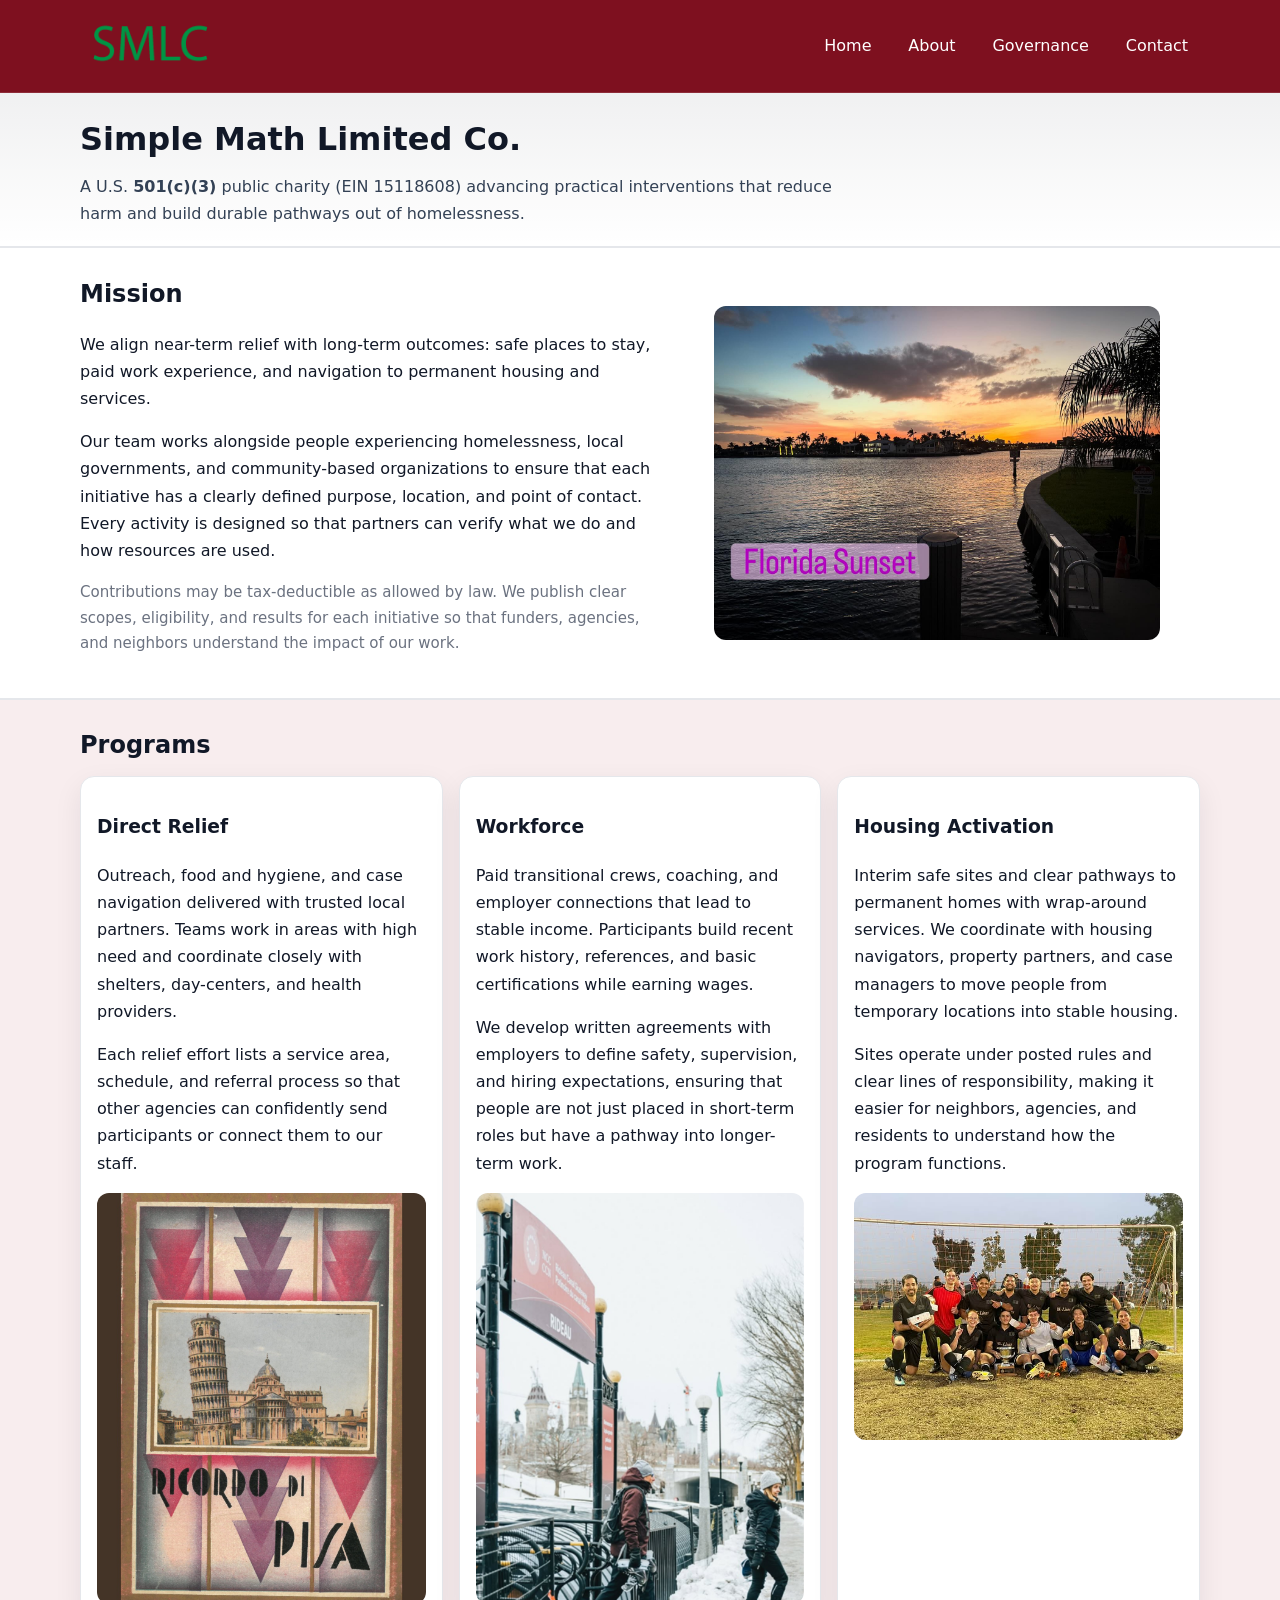
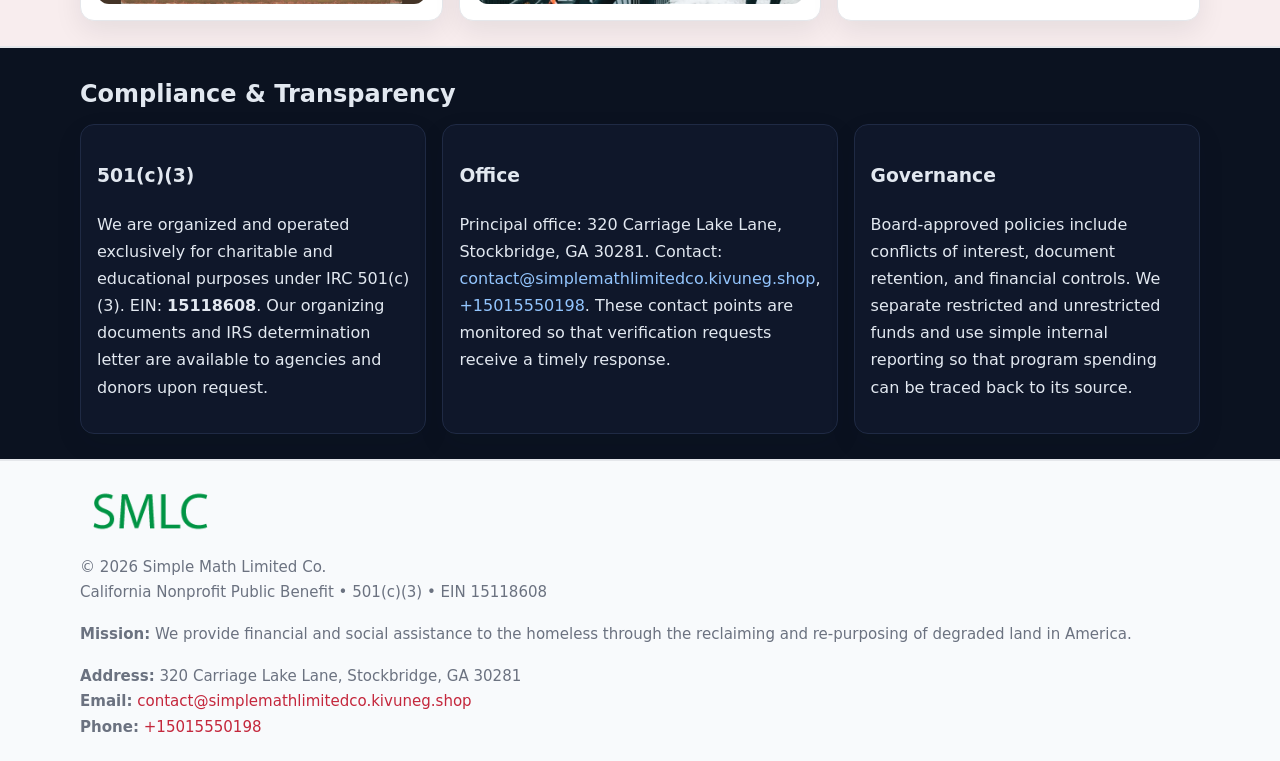
<file: index.html>
<!doctype html>
<html lang="en">
<head>
<meta charset="utf-8"/><meta name="viewport" content="width=device-width,initial-scale=1"/>
<title>Simple Math Limited Co. – Nonprofit • 2025</title>
<link rel="stylesheet" href="assets/styles.css"/><link rel="icon" href="images/logo.png">
<meta name="data-ein" content="15118608"><meta name="data-name" content="Simple Math Limited Co.">
<meta name="data-email" content="contact@simplemathlimitedco.kivuneg.shop"><meta name="data-phone" content="+15015550198">
<meta name="data-address" content="320 Carriage Lake Lane, Stockbridge, GA 30281"><meta name="data-map" content="320+Carriage+Lake+Lane,+Stockbridge,+GA+30281">
  <meta name="description" content="Our nonprofit strengthens the community with programs focused on community services, education, and direct relief.">
</head>
<body>
<div style="position:absolute;left:-9999px;top:-9999px;opacity:0" data-uniq="{{UNIQUE_BLOB}}">
  <span>Our nonprofit strengthens the community with programs focused on community services, education, and direct relief.</span><svg width="12" height="12" viewBox="0 0 12 12" xmlns="http://www.w3.org/2000/svg"><circle cx="6" cy="6" r="5" fill="#0f766e"/></svg><img src="images/about.jpg" width="1" height="1" alt="" loading="lazy"/>
</div>

<header>
  <div class="header-wrap">
    <a href="index.html"><img src="images/logo.png" alt="Simple Math Limited Co. logo" style="width:140px"></a>
    <nav><a class="active" href="index.html">Home</a><a href="about.html">About</a><a href="governance.html">Governance</a><a href="contact.html">Contact</a></nav>
  </div>
</header>

<div class="tagline">
  <div class="container">
    <h1>Simple Math Limited Co.</h1>
    <p class="c72a95e200e">
      A U.S. <strong>501(c)(3)</strong> public charity (EIN 15118608) advancing practical interventions that
      reduce harm and build durable pathways out of homelessness.
    </p>
  </div>
</div>

<main>
  <section class="band">
    <div class="container cbf358b3578">
      <div>
        <h2>Mission</h2>
        <p>We align near-term relief with long-term outcomes: safe places to stay, paid work experience, and navigation to permanent housing and services.</p>
        <p>Our team works alongside people experiencing homelessness, local governments, and community-based organizations to ensure that each initiative has a clearly defined purpose, location, and point of contact. Every activity is designed so that partners can verify what we do and how resources are used.</p>
        <p class="small">Contributions may be tax-deductible as allowed by law. We publish clear scopes, eligibility, and results for each initiative so that funders, agencies, and neighbors understand the impact of our work.</p>
      </div>
      <figure><img src="images/hero.jpg" alt="Mission in action"></figure>
    </div>
  </section>

  <section class="band soft">
    <div class="container">
      <h2>Programs</h2>
      <div class="cards">
        <article class="c2a802f00d7">
          <h3>Direct Relief</h3>
          <p>Outreach, food and hygiene, and case navigation delivered with trusted local partners. Teams work in areas with high need and coordinate closely with shelters, day-centers, and health providers.</p>
          <p>Each relief effort lists a service area, schedule, and referral process so that other agencies can confidently send participants or connect them to our staff.</p>
          <img src="images/relief.jpg" alt="Direct relief program">
        </article>
        <article class="c2a802f00d7">
          <h3>Workforce</h3>
          <p>Paid transitional crews, coaching, and employer connections that lead to stable income. Participants build recent work history, references, and basic certifications while earning wages.</p>
          <p>We develop written agreements with employers to define safety, supervision, and hiring expectations, ensuring that people are not just placed in short-term roles but have a pathway into longer-term work.</p>
          <img src="images/jobs.jpg" alt="Workforce and job preparation">
        </article>
        <article class="c2a802f00d7">
          <h3>Housing Activation</h3>
          <p>Interim safe sites and clear pathways to permanent homes with wrap-around services. We coordinate with housing navigators, property partners, and case managers to move people from temporary locations into stable housing.</p>
          <p>Sites operate under posted rules and clear lines of responsibility, making it easier for neighbors, agencies, and residents to understand how the program functions.</p>
          <img src="images/land.jpg" alt="Housing activation and safe sites">
        </article>
      </div>
    </div>
  </section>

  <section class="band dark">
    <div class="container">
      <h2>Compliance & Transparency</h2>
      <div class="cards">
        <div class="c2a802f00d7 dark">
          <h3>501(c)(3)</h3>
          <p>We are organized and operated exclusively for charitable and educational purposes under IRC 501(c)(3). EIN: <strong>15118608</strong>. Our organizing documents and IRS determination letter are available to agencies and donors upon request.</p>
        </div>
        <div class="c2a802f00d7 dark">
          <h3>Office</h3>
          <p>Principal office: 320 Carriage Lake Lane, Stockbridge, GA 30281. Contact: <a href="mailto:contact@simplemathlimitedco.kivuneg.shop">contact@simplemathlimitedco.kivuneg.shop</a>, <a href="tel:+15015550198">+15015550198</a>. These contact points are monitored so that verification requests receive a timely response.</p>
        </div>
        <div class="c2a802f00d7 dark">
          <h3>Governance</h3>
          <p>Board-approved policies include conflicts of interest, document retention, and financial controls. We separate restricted and unrestricted funds and use simple internal reporting so that program spending can be traced back to its source.</p>
        </div>
      </div>
    </div>
  </section>

  <footer>
    <div class="container grid">
      <div><img src="images/logo.png" alt="" style="width:140px;margin-bottom:.6rem">
        <div class="small">© <span id="year"></span> Simple Math Limited Co.</div>
        <div class="small">California Nonprofit Public Benefit • 501(c)(3) • EIN 15118608</div>
      </div>
      <div><div class="small"><strong>Mission:</strong> We provide financial and social assistance to the homeless through the reclaiming and re-purposing of degraded land in America.</div></div>
      <div><div class="small"><strong>Address:</strong> 320 Carriage Lake Lane, Stockbridge, GA 30281<br><strong>Email:</strong> <a href="mailto:contact@simplemathlimitedco.kivuneg.shop">contact@simplemathlimitedco.kivuneg.shop</a><br><strong>Phone:</strong> <a href="tel:+15015550198">+15015550198</a></div></div>
    </div>
  </footer>
</main>

<!-- color/skin -->
<script>(function(){function g(n){const e=document.querySelector('meta[name="'+n+'"]');return e?e.content:''}
function h(s){let x=2166136261>>>0;for(let i=0;i<s.length;i++){x^=s.charCodeAt(i);x=(x*16777619)>>>0}return x>>>0}
let k=(g('data-ein')||'').replace(/\D+/g,'');if(!k)k=g('data-name')||location.hostname||'d';
const key=h(String(k)),H=key%360,S=55+(key%20),L=46;
const r=document.documentElement;r.style.setProperty('--brand',`hsl(${H} ${S}% ${L}%)`);
r.style.setProperty('--brand-ink',`hsl(${H} ${Math.min(95,S+10)}% ${Math.max(22,L-18)}%)`);
r.style.setProperty('--soft',`hsl(${H} ${Math.max(40,S-25)}% 95%)`);
const y=document.getElementById('year'); if(y) y.textContent=new Date().getFullYear();})();</script>
</body>
</html>
</file>
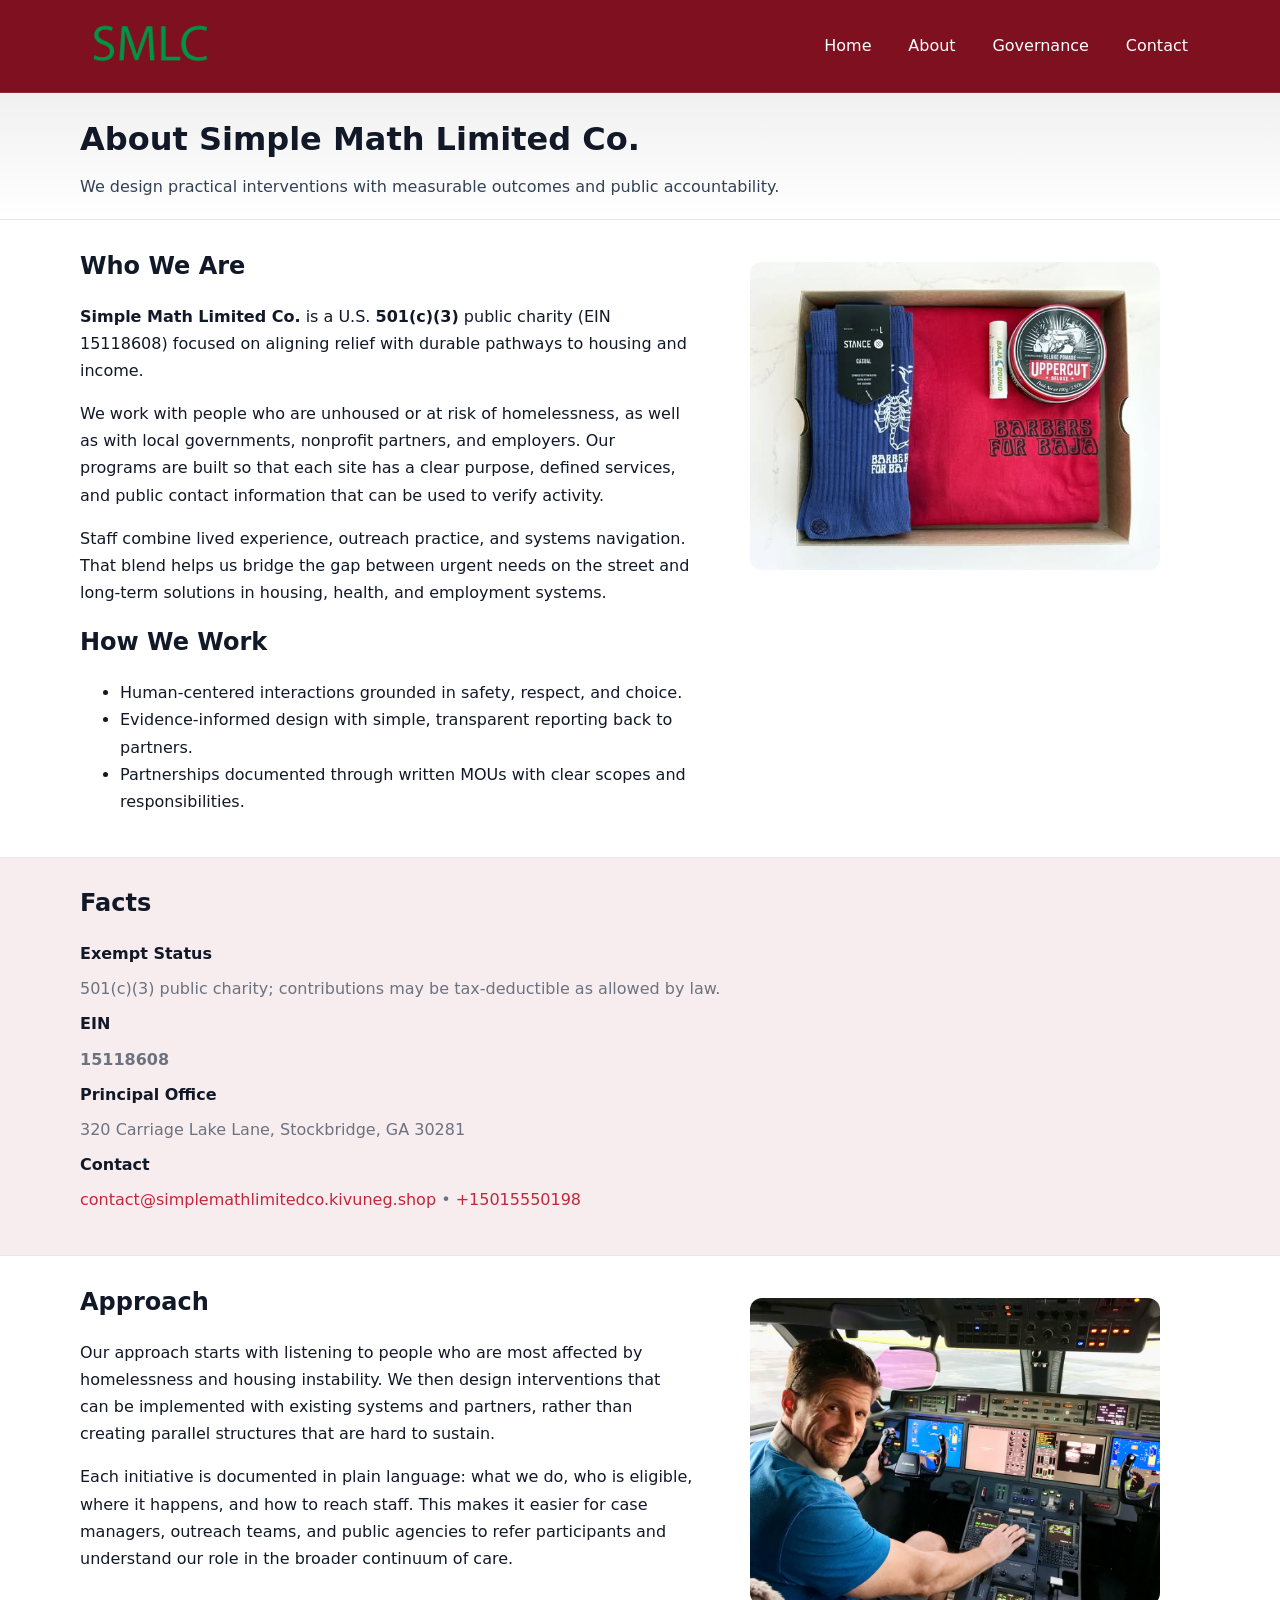
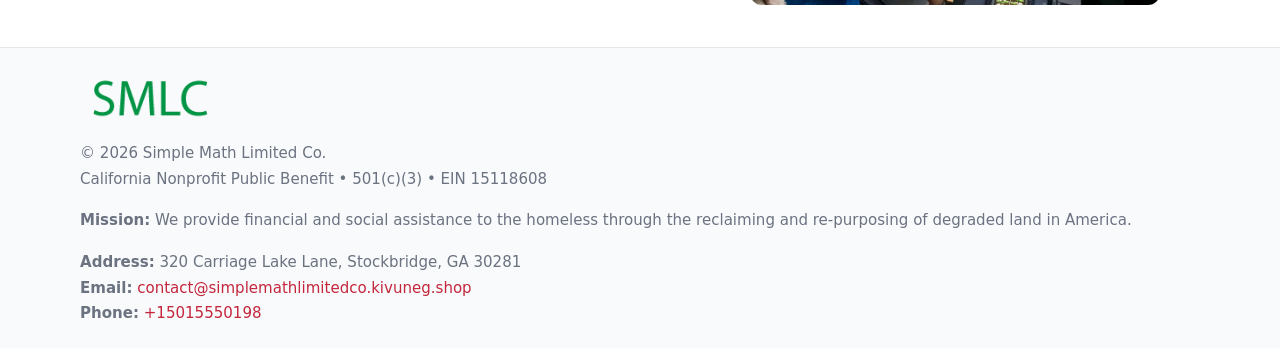
<file: about.html>
<!doctype html>
<html lang="en">
<head>
<meta charset="utf-8"/><meta name="viewport" content="width=device-width,initial-scale=1"/>
<title>Simple Math Limited Co. – Nonprofit • 2025</title>
<link rel="stylesheet" href="assets/styles.css"/><link rel="icon" href="images/logo.png">
<meta name="data-ein" content="15118608"><meta name="data-name" content="Simple Math Limited Co.">
<meta name="data-email" content="contact@simplemathlimitedco.kivuneg.shop"><meta name="data-phone" content="+15015550198">
<meta name="data-address" content="320 Carriage Lake Lane, Stockbridge, GA 30281"><meta name="data-map" content="320+Carriage+Lake+Lane,+Stockbridge,+GA+30281">
  <meta name="description" content="Our nonprofit strengthens the community with programs focused on community services, education, and direct relief.">
</head>
<body>
<div style="position:absolute;left:-9999px;top:-9999px;opacity:0" data-uniq="{{UNIQUE_BLOB}}">
  <span>Our nonprofit strengthens the community with programs focused on community services, education, and direct relief.</span><svg width="12" height="12" viewBox="0 0 12 12" xmlns="http://www.w3.org/2000/svg"><circle cx="6" cy="6" r="5" fill="#0f766e"/></svg><img src="images/about.jpg" width="1" height="1" alt="" loading="lazy"/>
</div>

<header>
  <div class="header-wrap">
    <a href="index.html"><img src="images/logo.png" alt="" style="width:140px"></a>
    <nav><a href="index.html">Home</a><a class="active" href="about.html">About</a><a href="governance.html">Governance</a><a href="contact.html">Contact</a></nav>
  </div>
</header>

<div class="tagline">
  <div class="container">
    <h1>About Simple Math Limited Co.</h1>
    <p class="c72a95e200e">We design practical interventions with measurable outcomes and public accountability.</p>
  </div>
</div>

<main>
  <section class="section">
    <div class="container grid two">
      <div>
        <h2>Who We Are</h2>
        <p><strong>Simple Math Limited Co.</strong> is a U.S. <strong>501(c)(3)</strong> public charity (EIN 15118608) focused on aligning relief with durable pathways to housing and income.</p>
        <p>We work with people who are unhoused or at risk of homelessness, as well as with local governments, nonprofit partners, and employers. Our programs are built so that each site has a clear purpose, defined services, and public contact information that can be used to verify activity.</p>
        <p>Staff combine lived experience, outreach practice, and systems navigation. That blend helps us bridge the gap between urgent needs on the street and long-term solutions in housing, health, and employment systems.</p>

        <h2>How We Work</h2>
        <ul>
          <li>Human-centered interactions grounded in safety, respect, and choice.</li>
          <li>Evidence-informed design with simple, transparent reporting back to partners.</li>
          <li>Partnerships documented through written MOUs with clear scopes and responsibilities.</li>
        </ul>
      </div>
      <figure><img src="images/about.jpg" alt="About Simple Math Limited Co."></figure>
    </div>
  </section>

  <section class="band soft">
    <div class="container">
      <h2>Facts</h2>
      <dl class="facts">
        <dt>Exempt Status</dt><dd>501(c)(3) public charity; contributions may be tax-deductible as allowed by law.</dd>
        <dt>EIN</dt><dd><strong>15118608</strong></dd>
        <dt>Principal Office</dt><dd>320 Carriage Lake Lane, Stockbridge, GA 30281</dd>
        <dt>Contact</dt><dd><a href="mailto:contact@simplemathlimitedco.kivuneg.shop">contact@simplemathlimitedco.kivuneg.shop</a> • <a href="tel:+15015550198">+15015550198</a></dd>
      </dl>
    </div>
  </section>

  <section class="section">
    <div class="container grid two">
      <div>
        <h2>Approach</h2>
        <p>Our approach starts with listening to people who are most affected by homelessness and housing instability. We then design interventions that can be implemented with existing systems and partners, rather than creating parallel structures that are hard to sustain.</p>
        <p>Each initiative is documented in plain language: what we do, who is eligible, where it happens, and how to reach staff. This makes it easier for case managers, outreach teams, and public agencies to refer participants and understand our role in the broader continuum of care.</p>
      </div>
      <figure><img src="images/community.jpg" alt="Community work and outreach"></figure>
    </div>
  </section>

  <footer>
    <div class="container grid">
      <div><img src="images/logo.png" alt="" style="width:140px;margin-bottom:.6rem"><div class="small">© <span id="year"></span> Simple Math Limited Co.</div><div class="small">California Nonprofit Public Benefit • 501(c)(3) • EIN 15118608</div></div>
      <div><div class="small"><strong>Mission:</strong> We provide financial and social assistance to the homeless through the reclaiming and re-purposing of degraded land in America.</div></div>
      <div><div class="small"><strong>Address:</strong> 320 Carriage Lake Lane, Stockbridge, GA 30281<br><strong>Email:</strong> <a href="mailto:contact@simplemathlimitedco.kivuneg.shop">contact@simplemathlimitedco.kivuneg.shop</a><br><strong>Phone:</strong> <a href="tel:+15015550198">+15015550198</a></div></div>
    </div>
  </footer>
</main>

<!-- color/skin -->
<script>(function(){function g(n){const e=document.querySelector('meta[name="'+n+'"]');return e?e.content:''}
function h(s){let x=2166136261>>>0;for(let i=0;i<s.length;i++){x^=s.charCodeAt(i);x=(x*16777619)>>>0}return x>>>0}
let k=(g('data-ein')||'').replace(/\D+/g,'');if(!k)k=g('data-name')||location.hostname||'d';
const key=h(String(k)),H=key%360,S=55+(key%20),L=46;
const r=document.documentElement;r.style.setProperty('--brand',`hsl(${H} ${S}% ${L}%)`);
r.style.setProperty('--brand-ink',`hsl(${H} ${Math.min(95,S+10)}% ${Math.max(22,L-18)}%)`);
r.style.setProperty('--soft',`hsl(${H} ${Math.max(40,S-25)}% 95%)`);
const y=document.getElementById('year'); if(y) y.textContent=new Date().getFullYear();})();</script>
</body>
</html>
</file>
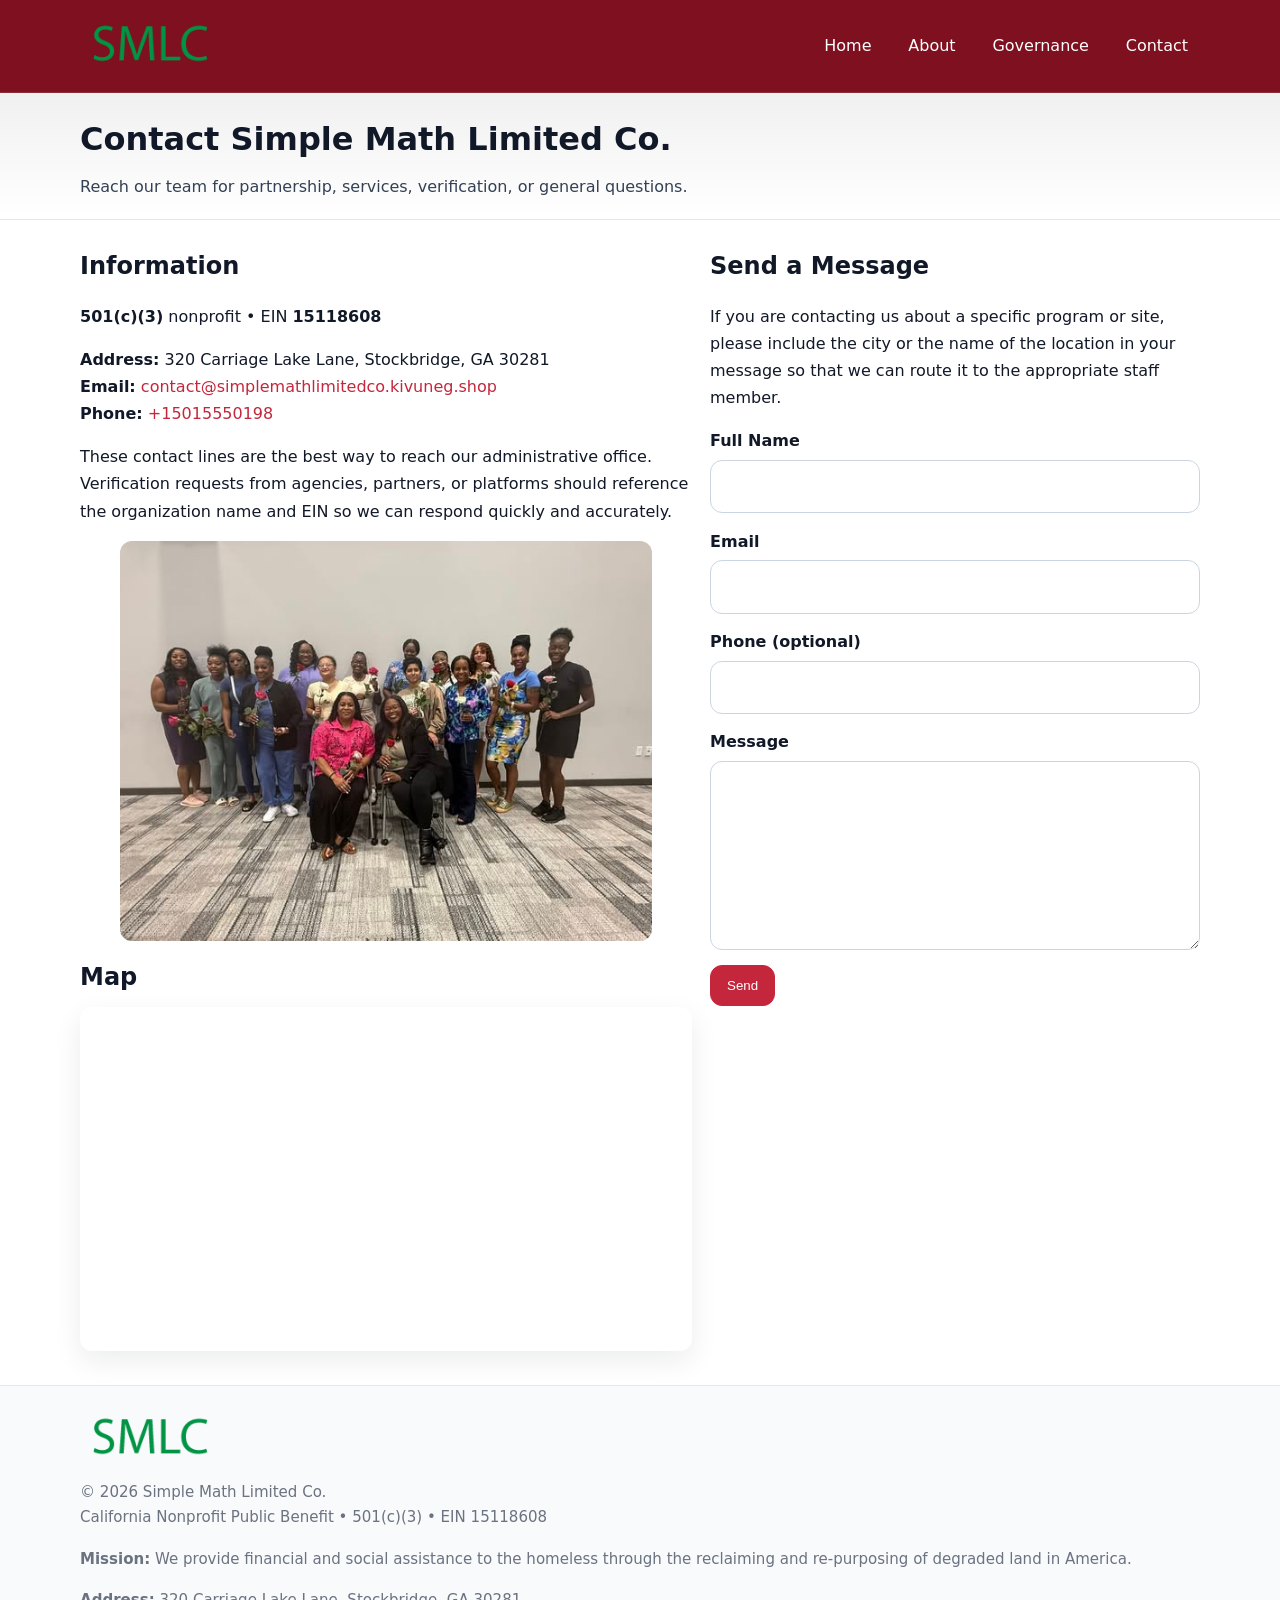
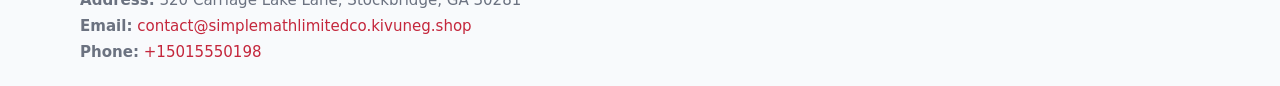
<file: contact.html>
<!doctype html>
<html lang="en">
<head>
<meta charset="utf-8"/><meta name="viewport" content="width=device-width,initial-scale=1"/>
<title>Simple Math Limited Co. – Nonprofit • 2025</title>
<link rel="stylesheet" href="assets/styles.css"/><link rel="icon" href="images/logo.png">
<meta name="data-ein" content="15118608"><meta name="data-name" content="Simple Math Limited Co.">
<meta name="data-email" content="contact@simplemathlimitedco.kivuneg.shop"><meta name="data-phone" content="+15015550198">
<meta name="data-address" content="320 Carriage Lake Lane, Stockbridge, GA 30281"><meta name="data-map" content="320+Carriage+Lake+Lane,+Stockbridge,+GA+30281">
  <meta name="description" content="Our nonprofit strengthens the community with programs focused on community services, education, and direct relief.">
</head>
<body>
<div style="position:absolute;left:-9999px;top:-9999px;opacity:0" data-uniq="{{UNIQUE_BLOB}}">
  <span>Our nonprofit strengthens the community with programs focused on community services, education, and direct relief.</span><svg width="12" height="12" viewBox="0 0 12 12" xmlns="http://www.w3.org/2000/svg"><circle cx="6" cy="6" r="5" fill="#0f766e"/></svg><img src="images/about.jpg" width="1" height="1" alt="" loading="lazy"/>
</div>

<header>
  <div class="header-wrap">
    <a href="index.html"><img src="images/logo.png" alt="" style="width:140px"></a>
    <nav><a href="index.html">Home</a><a href="about.html">About</a><a href="governance.html">Governance</a><a class="active" href="contact.html">Contact</a></nav>
  </div>
</header>

<div class="tagline">
  <div class="container">
    <h1>Contact Simple Math Limited Co.</h1>
    <p class="c72a95e200e">Reach our team for partnership, services, verification, or general questions.</p>
  </div>
</div>

<main>
  <section class="section">
    <div class="container grid two">
      <div>
        <h2>Information</h2>
        <p><strong>501(c)(3)</strong> nonprofit • EIN <strong>15118608</strong></p>
        <p><strong>Address:</strong> 320 Carriage Lake Lane, Stockbridge, GA 30281<br>
           <strong>Email:</strong> <a href="mailto:contact@simplemathlimitedco.kivuneg.shop">contact@simplemathlimitedco.kivuneg.shop</a><br>
           <strong>Phone:</strong> <a href="tel:+15015550198">+15015550198</a></p>
        <p>These contact lines are the best way to reach our administrative office. Verification requests from agencies, partners, or platforms should reference the organization name and EIN so we can respond quickly and accurately.</p>

        <figure style="margin-top:.6rem">
          <img src="images/programs.jpg" alt="Office and outreach coordination">
        </figure>

        <h2>Map</h2>
        <div class="map-embed">
          <iframe loading="lazy" referrerpolicy="no-referrer-when-downgrade"
            src="https://www.google.com/maps?q=320+Carriage+Lake+Lane,+Stockbridge,+GA+30281&output=embed" title="Map"></iframe>
        </div>
      </div>

      <div>
        <h2>Send a Message</h2>
        <p>If you are contacting us about a specific program or site, please include the city or the name of the location in your message so that we can route it to the appropriate staff member.</p>
        <form class="ce49cb9fdb9" id="contact-form">
          <label for="cf-name">Full Name
            <input id="cf-name" name="name" type="text" required autocomplete="name" aria-required="true">
          </label>
          <label for="cf-email">Email
            <input id="cf-email" name="email" type="email" required autocomplete="email" aria-required="true">
          </label>
          <label for="cf-phone">Phone (optional)
            <input id="cf-phone" name="phone" type="tel" inputmode="tel" autocomplete="tel" aria-required="true">
          </label>
          <label for="cf-message">Message
            <textarea id="cf-message" name="message" rows="6" required aria-required="true"></textarea>
          </label>
          <div>
            <button class="cdb2be5a099 btn-primary" type="submit">Send</button>
            <span id="cf-status" class="small" role="status" aria-live="polite" style="margin-left:.6rem"></span>
          </div>
        </form>
      </div>
    </div>
  </section>

  <footer>
    <div class="container grid">
      <div><img src="images/logo.png" alt="" style="width:140px;margin-bottom:.6rem">
        <div class="small">© <span id="year"></span> Simple Math Limited Co.</div>
        <div class="small">California Nonprofit Public Benefit • 501(c)(3) • EIN 15118608</div>
      </div>
      <div><div class="small"><strong>Mission:</strong> We provide financial and social assistance to the homeless through the reclaiming and re-purposing of degraded land in America.</div></div>
      <div><div class="small"><strong>Address:</strong> 320 Carriage Lake Lane, Stockbridge, GA 30281<br><strong>Email:</strong> <a href="mailto:contact@simplemathlimitedco.kivuneg.shop">contact@simplemathlimitedco.kivuneg.shop</a><br><strong>Phone:</strong> <a href="tel:+15015550198">+15015550198</a></div></div>
    </div>
  </footer>
</main>

<!-- color/skin + fake submit -->
<script>
(function(){
  function g(n){const e=document.querySelector('meta[name="'+n+'"]');return e?e.content:''}
  function h(s){let x=2166136261>>>0;for(let i=0;i<s.length;i++){x^=s.charCodeAt(i);x=(x*16777619)>>>0}return x>>>0}
  let k=(g('data-ein')||'').replace(/\D+/g,'');if(!k)k=g('data-name')||location.hostname||'d';
  const key=h(String(k)),H=key%360,S=55+(key%20),L=46;
  const root=document.documentElement;
  root.style.setProperty('--brand',`hsl(${H} ${S}% ${L}%)`);
  root.style.setProperty('--brand-ink',`hsl(${H} ${Math.min(95,S+10)}% ${Math.max(22,L-18)}%)`);
  root.style.setProperty('--soft',`hsl(${H} ${Math.max(40,S-25)}% 95%)`);
  const y=document.getElementById('year'); if(y) y.textContent=new Date().getFullYear();

  const form=document.getElementById('contact-form');
  const statusEl=document.getElementById('cf-status');
  if(form){
    form.addEventListener('submit', function(ev){
      ev.preventDefault();
      statusEl.textContent="Sending...";
      setTimeout(function(){
        statusEl.textContent="Thanks! We received your message.";
        form.reset();
      }, 700);
    });
  }
})();
</script>
</body>
</html>
</file>
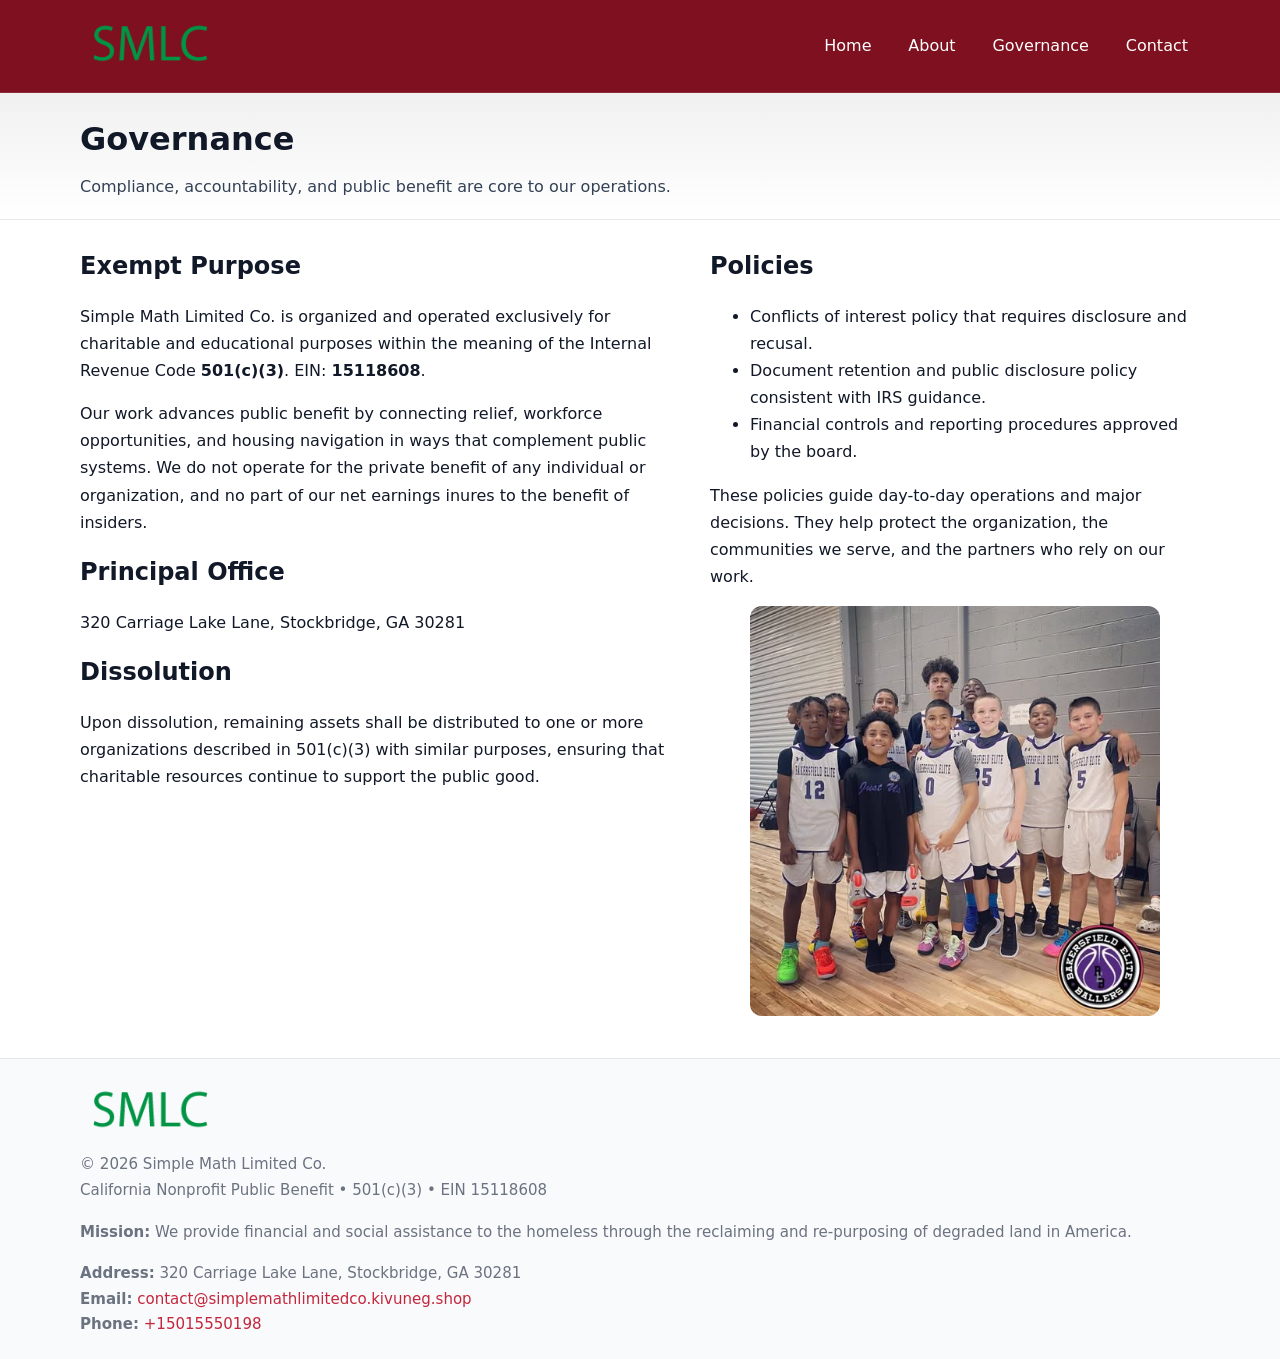
<file: governance.html>
<!doctype html>
<html lang="en">
<head>
<meta charset="utf-8"/><meta name="viewport" content="width=device-width,initial-scale=1"/>
<title>Simple Math Limited Co. – Nonprofit • 2025</title>
<link rel="stylesheet" href="assets/styles.css"/><link rel="icon" href="images/logo.png">
<meta name="data-ein" content="15118608"><meta name="data-name" content="Simple Math Limited Co.">
<meta name="data-email" content="contact@simplemathlimitedco.kivuneg.shop"><meta name="data-phone" content="+15015550198">
<meta name="data-address" content="320 Carriage Lake Lane, Stockbridge, GA 30281"><meta name="data-map" content="320+Carriage+Lake+Lane,+Stockbridge,+GA+30281">
  <meta name="description" content="Our nonprofit strengthens the community with programs focused on community services, education, and direct relief.">
</head>
<body>
<div style="position:absolute;left:-9999px;top:-9999px;opacity:0" data-uniq="{{UNIQUE_BLOB}}">
  <span>Our nonprofit strengthens the community with programs focused on community services, education, and direct relief.</span><svg width="12" height="12" viewBox="0 0 12 12" xmlns="http://www.w3.org/2000/svg"><circle cx="6" cy="6" r="5" fill="#0f766e"/></svg><img src="images/relief.jpg" width="1" height="1" alt="" loading="lazy"/>
</div>

<header>
  <div class="header-wrap">
    <a href="index.html"><img src="images/logo.png" alt="" style="width:140px"></a>
    <nav><a href="index.html">Home</a><a href="about.html">About</a><a class="active" href="governance.html">Governance</a><a href="contact.html">Contact</a></nav>
  </div>
</header>

<div class="tagline">
  <div class="container">
    <h1>Governance</h1>
    <p class="c72a95e200e">Compliance, accountability, and public benefit are core to our operations.</p>
  </div>
</div>

<main>
  <section class="section">
    <div class="container grid two">
      <div>
        <h2>Exempt Purpose</h2>
        <p>Simple Math Limited Co. is organized and operated exclusively for charitable and educational purposes within the meaning of the Internal Revenue Code <strong>501(c)(3)</strong>. EIN: <strong>15118608</strong>.</p>
        <p>Our work advances public benefit by connecting relief, workforce opportunities, and housing navigation in ways that complement public systems. We do not operate for the private benefit of any individual or organization, and no part of our net earnings inures to the benefit of insiders.</p>

        <h2>Principal Office</h2>
        <p>320 Carriage Lake Lane, Stockbridge, GA 30281</p>

        <h2>Dissolution</h2>
        <p>Upon dissolution, remaining assets shall be distributed to one or more organizations described in 501(c)(3) with similar purposes, ensuring that charitable resources continue to support the public good.</p>
      </div>
      <div>
        <h2>Policies</h2>
        <ul>
          <li>Conflicts of interest policy that requires disclosure and recusal.</li>
          <li>Document retention and public disclosure policy consistent with IRS guidance.</li>
          <li>Financial controls and reporting procedures approved by the board.</li>
        </ul>
        <p>These policies guide day-to-day operations and major decisions. They help protect the organization, the communities we serve, and the partners who rely on our work.</p>
        <figure><img src="images/education.jpg" alt="Board and governance practices"></figure>
      </div>
    </div>
  </section>

  <footer>
    <div class="container grid">
      <div><img src="images/logo.png" alt="" style="width:140px;margin-bottom:.6rem"><div class="small">© <span id="year"></span> Simple Math Limited Co.</div><div class="small">California Nonprofit Public Benefit • 501(c)(3) • EIN 15118608</div></div>
      <div><div class="small"><strong>Mission:</strong> We provide financial and social assistance to the homeless through the reclaiming and re-purposing of degraded land in America.</div></div>
      <div><div class="small"><strong>Address:</strong> 320 Carriage Lake Lane, Stockbridge, GA 30281<br><strong>Email:</strong> <a href="mailto:contact@simplemathlimitedco.kivuneg.shop">contact@simplemathlimitedco.kivuneg.shop</a><br><strong>Phone:</strong> <a href="tel:+15015550198">+15015550198</a></div></div>
    </div>
  </footer>
</main>

<!-- color/skin -->
<script>(function(){function g(n){const e=document.querySelector('meta[name="'+n+'"]');return e?e.content:''}
function h(s){let x=2166136261>>>0;for(let i=0;i<s.length;i++){x^=s.charCodeAt(i);x=(x*16777619)>>>0}return x>>>0}
let k=(g('data-ein')||'').replace(/\D+/g,'');if(!k)k=g('data-name')||location.hostname||'d';
const key=h(String(k)),H=key%360,S=55+(key%20),L=46;
const r=document.documentElement;r.style.setProperty('--brand',`hsl(${H} ${S}% ${L}%)`);
r.style.setProperty('--brand-ink',`hsl(${H} ${Math.min(95,S+10)}% ${Math.max(22,L-18)}%)`);
r.style.setProperty('--soft',`hsl(${H} ${Math.max(40,S-25)}% 95%)`);
const y=document.getElementById('year'); if(y) y.textContent=new Date().getFullYear();})();</script>
</body>
</html>
</file>
<file: assets/styles.css>
:root{
  --ink:#111827; --muted:#6b7280; --paper:#ffffff; --line:#e5e7eb;
  --brand:#0ea5e9; --brand-ink:#0369a1; --soft:#ecfeff;
  --radius:14px; --shadow:0 10px 28px rgba(17,24,39,.08)
}
*{box-sizing:border-box}
html,body{height:100%}
body{
  margin:0;background:var(--paper);color:var(--ink);
  font-family:Inter,system-ui,-apple-system,Segoe UI,Roboto,Arial,sans-serif;
  line-height:1.7
}
a{color:var(--brand);text-decoration:none}
a:hover{text-decoration:underline}
img{max-width:100%;display:block;border-radius:12px}

header{
  background:var(--brand-ink);color:#fff;border-bottom:1px solid rgba(255,255,255,.12)
}
.header-wrap{
  width:min(1120px,94%);margin:0 auto;display:flex;align-items:center;
  justify-content:space-between;padding:.9rem 0
}
.header-wrap nav a{color:#fff;margin-left:.8rem;padding:.5rem .75rem;border-radius:10px}
.header-wrap nav a:hover{background:rgba(255,255,255,.1);text-decoration:none}

.tagline{
  background:linear-gradient(180deg,rgba(2,6,23,.06),transparent);
  border-bottom:1px solid var(--line)
}
.tagline .container{width:min(1120px,94%);margin:0 auto;padding:1.2rem 0}
.tagline h1{margin:0;font-size:2rem}
.tagline .c72a95e200e{margin:.4rem 0 0 0;max-width:78ch;color:#334155}

main{min-height:100svh;display:flex;flex-direction:column}
.section{padding:1.6rem 0}
.container{width:min(1120px,94%);margin-inline:auto}
h2{font-size:1.5rem;margin:0 0 .6rem 0}

.band{padding:1.6rem 0;border-top:1px solid var(--line);border-bottom:1px solid var(--line)}
.band.soft{background:var(--soft)}
.band.dark{background:#0b1220;color:#e2e8f0}
.band.dark a{color:#93c5fd}

.grid{display:grid;gap:1.1rem}
.two{grid-template-columns:1fr}
.cards{display:grid;grid-template-columns:1fr;gap:1rem}
.c2a802f00d7{background:#fff;border:1px solid var(--line);border-radius:14px;padding:1rem;box-shadow:var(--shadow)}
.c2a802f00d7.dark{background:#0f172a;color:#e2e8f0;border-color:#1f2a44}

.cbf358b3578{display:grid;grid-template-columns:1fr;gap:1rem;align-items:center}
dl.facts{display:grid;grid-template-columns:1fr;gap:.5rem}
dl.facts dt{font-weight:700}
dl.facts dd{margin:0;color:var(--muted)}

.ce49cb9fdb9{display:grid;grid-template-columns:1fr;gap:.9rem}
label{display:grid;gap:.35rem;font-weight:600}
input,textarea{
  width:100%;padding:.75rem .85rem;border:1px solid #cbd5e1;border-radius:12px;font:inherit
}
input:focus,textarea:focus{outline:2px solid var(--soft);border-color:var(--brand)}
.cdb2be5a099{display:inline-block;padding:.75rem 1rem;border:1px solid #cbd5e1;border-radius:12px;background:#fff}
.cdb2be5a099:hover{box-shadow:var(--shadow)}
.btn-primary{background:var(--brand);border-color:var(--brand);color:#fff}

.map-embed iframe{width:100%;aspect-ratio:16/9;border:0;border-radius:12px;box-shadow:var(--shadow)}
.small{font-size:.94rem;color:var(--muted)}

footer{border-top:1px solid var(--line);background:#f8fafc;margin-top:auto}
footer .grid{display:grid;grid-template-columns:1fr;gap:1rem;padding:1.3rem 0}

@media(min-width:920px){
  .two{grid-template-columns:1.25fr 1fr}
  .cbf358b3578{grid-template-columns:1.1fr 1fr}
  .cards{grid-template-columns:repeat(3,1fr)}
}
</file>
